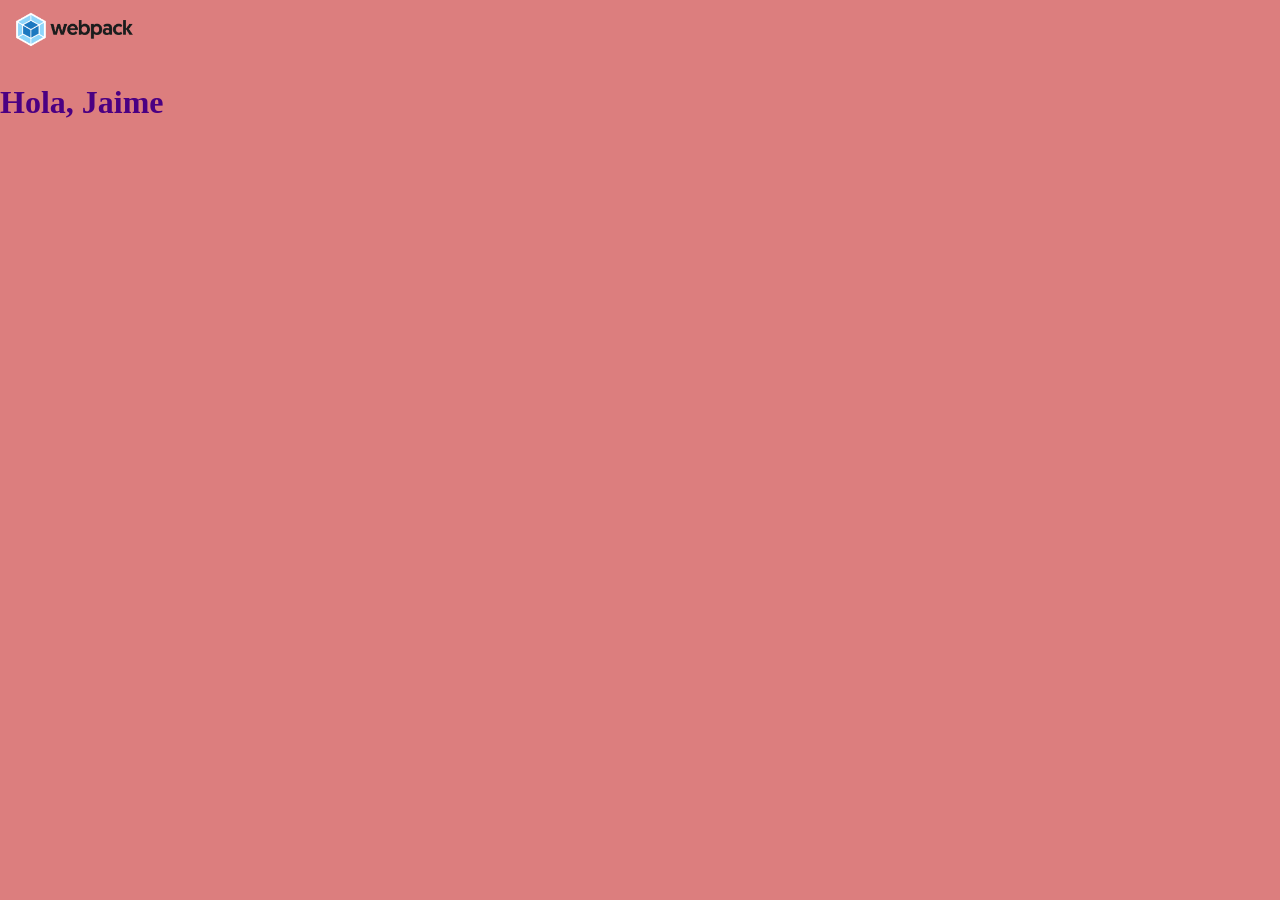
<file: docs/index.html>
<!doctype html>
<html lang="en">

<head>
    <meta charset="UTF-8">
    <meta http-equiv="X-UA-Compatible" content="IE=edge">
    <meta name="viewport" content="width=device-width,initial-scale=1">
    <title>Webpack</title>
    <script defer="defer" src="main.6dedbbe9d606e66250e4.js"></script>
    <link href="main.6cd61709b01b46cf926b.css" rel="stylesheet">
</head>

<body><img src="assets/img//webpack-logo.png" alt="Webpack-logo"></body>

</html>
</file>
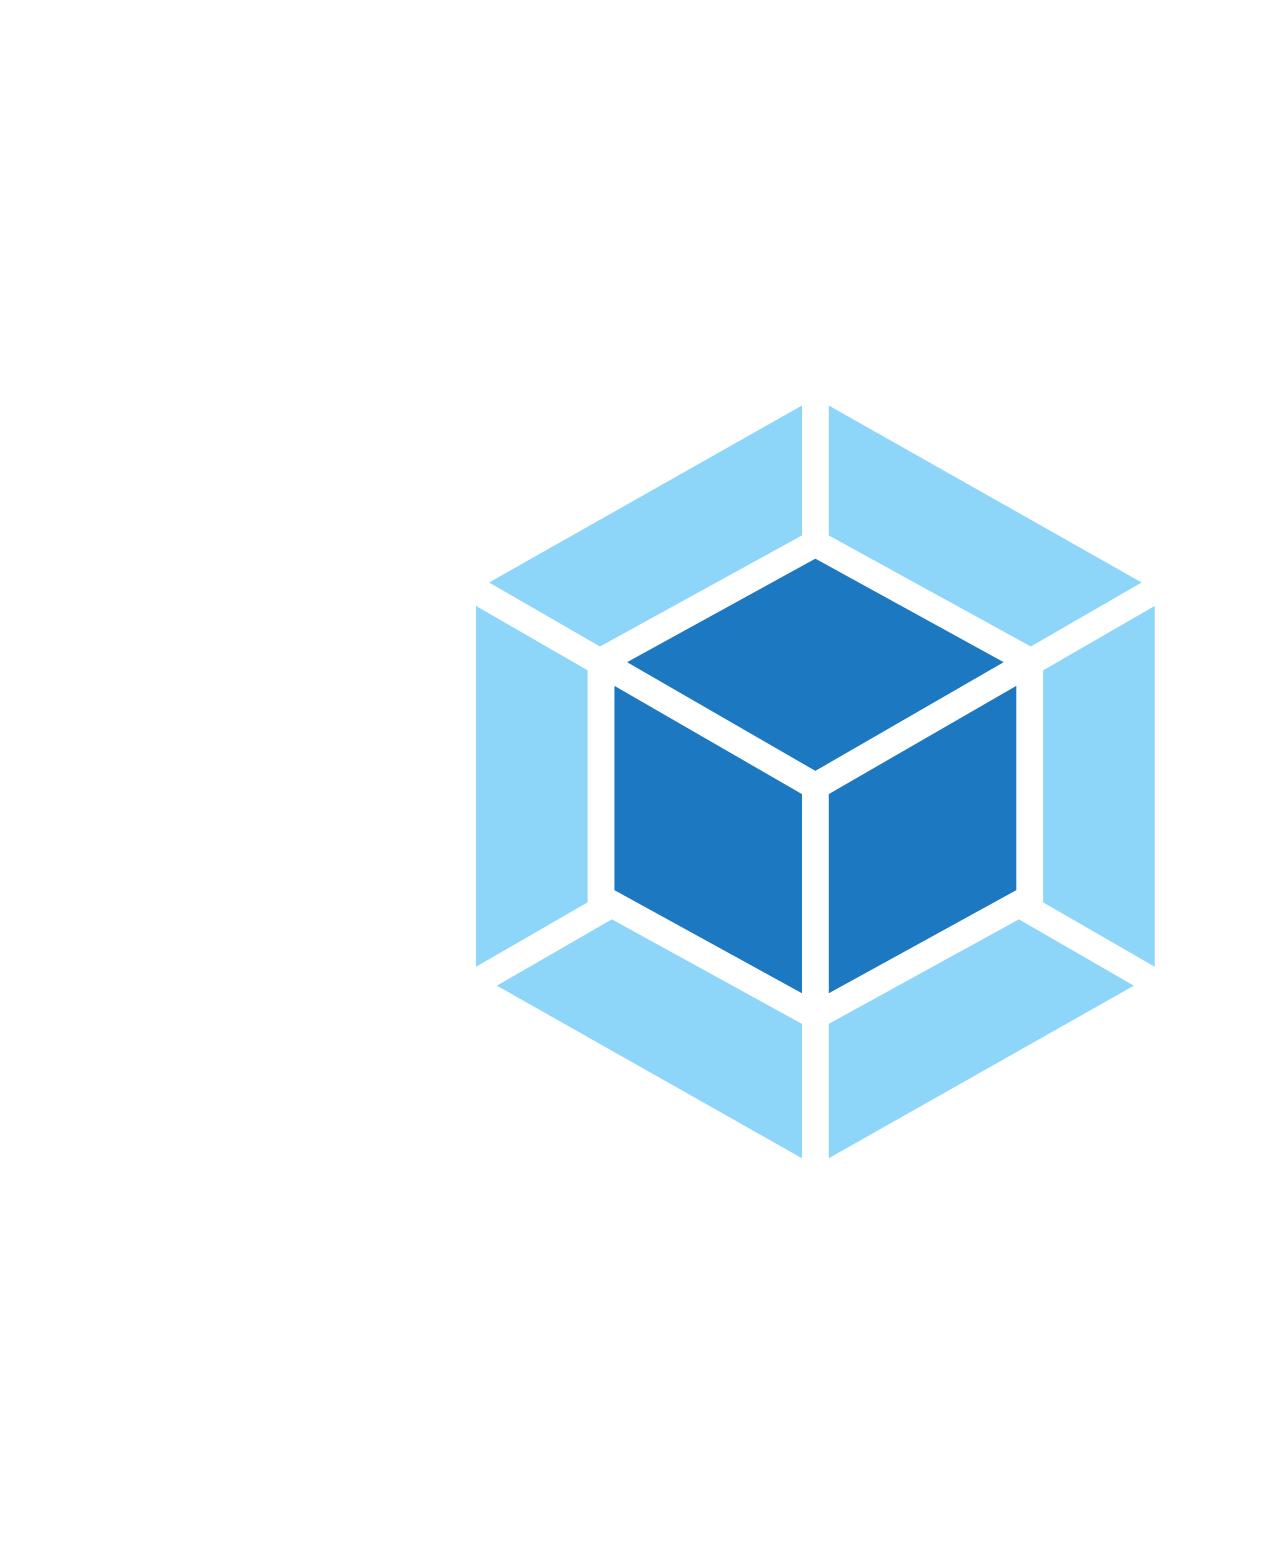
<file: src/index.html>
<!DOCTYPE html>
<html lang="en">

<head>
    <meta charset="UTF-8">
    <meta http-equiv="X-UA-Compatible" content="IE=edge">
    <meta name="viewport" content="width=device-width, initial-scale=1.0">
    <title>Webpack</title>
</head>

<body>
    <!-- Comentario -->
    <!-- Comentario -->
    <!-- Comentario -->
    <img src="assets/img//webpack-logo.png" alt="Webpack-logo">

</body>

</html>
</file>
<file: docs/main.6cd61709b01b46cf926b.css>
body,html{background-color:#dc7e7e;margin:0}img{width:150px}
</file>
